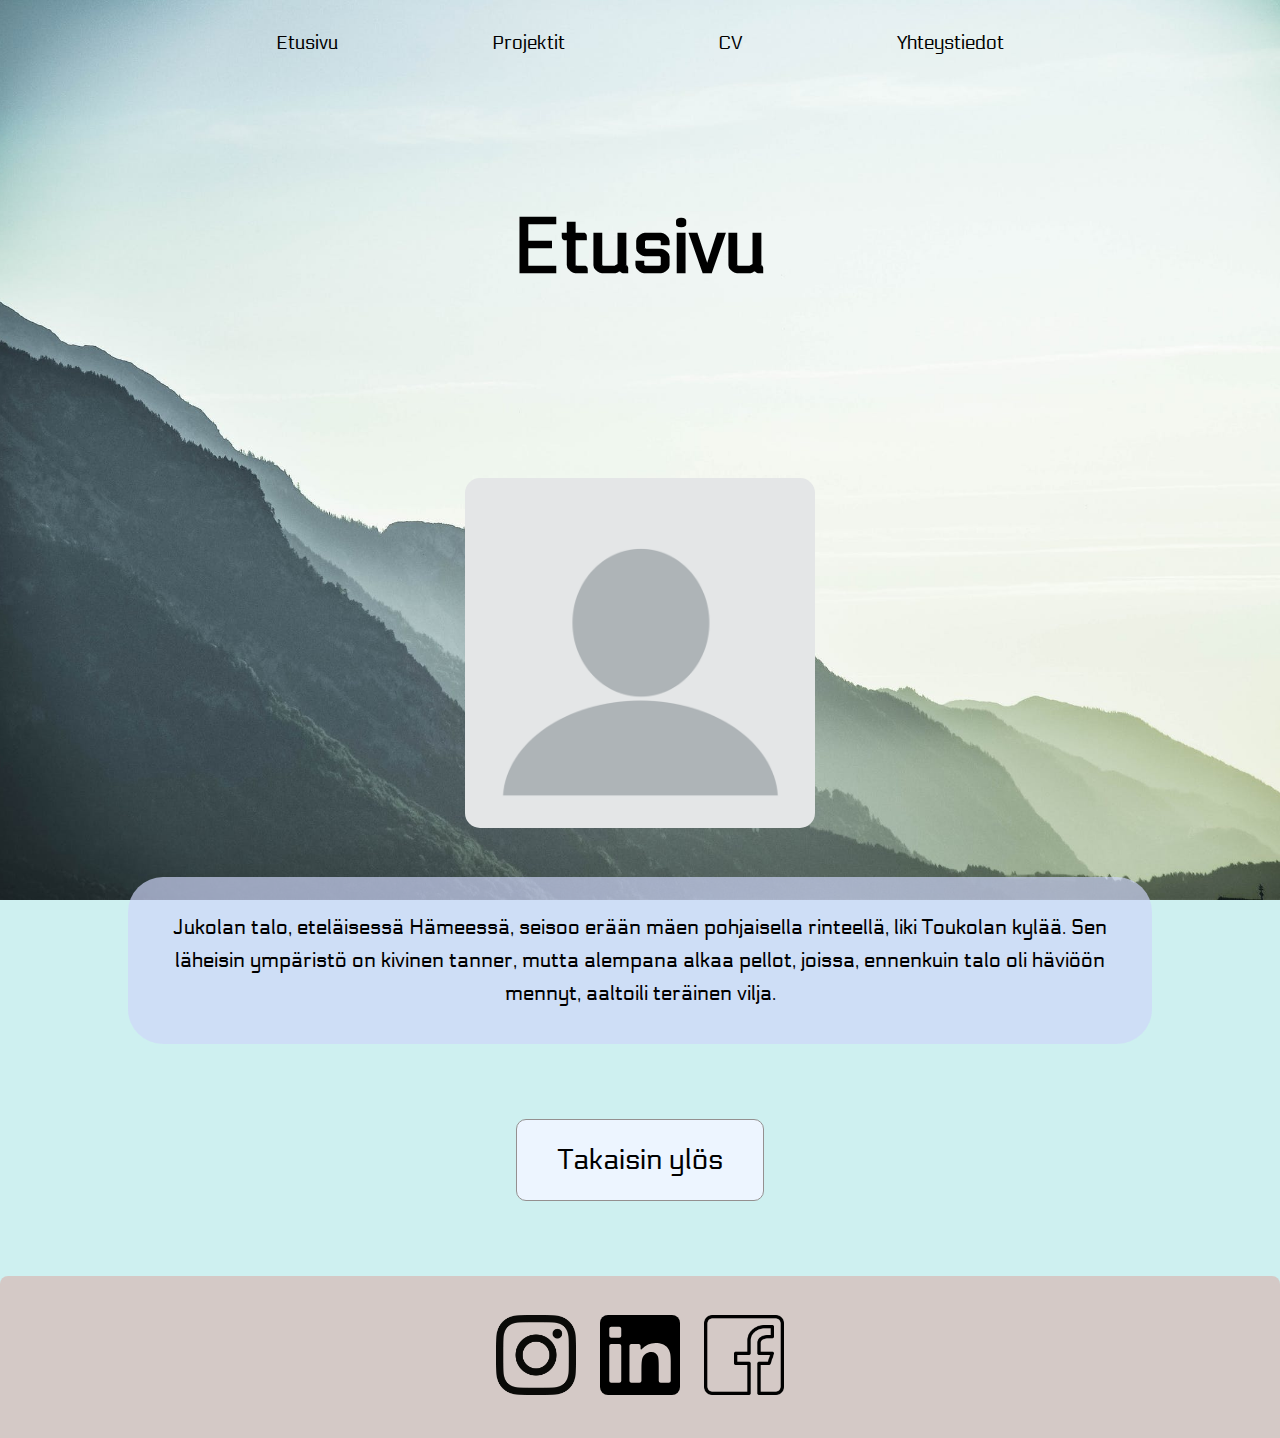
<file: index.html>
<!DOCTYPE html>
<html lang="en">
  <head>
    <meta charset="UTF-8">
    <meta name="viewport" content="width=device-width, initial-scale=1.0">
    <meta http-equiv="X-UA-Compatible" content="ie=edge">
    <meta http-equiv="refresh" content="100" /> 
    <link rel="stylesheet" href="style.css">
    <title>Portfolio</title> 
  </head>
  <body>
    <div class="container">
      <header>
      
        <nav>
          <a href="#" class="hide-desktop">
            <img src="Hamburger_icon.svg.png" alt="toggle menu" class="menu" id="menu">
          </a>

          <ul class="show-desktop hide-mobile" id="nav">
            <li id="exit" class="exit-btn hide-desktop"><img src="cross-small-01-512.png" alt="exit menu"></li>
            <li><a href="index.html">Etusivu</a></li>
            <li><a href="projektit.html">Projektit</a></li>
            <li><a href="cv.html">CV</a></li>
            <li><a href="yhteystiedot.html">Yhteystiedot</a></li>
          </ul>
          
        </nav>
      </header>

      <section>
        <h1>Etusivu</h1>
          <img src="testi-kuva-4.png" alt="profile picture" class="profile-pic">
      </section>
    </div>

    <div class="blue-box">
      <div class="container">
        <p class="text"> Jukolan talo, eteläisessä Hämeessä, seisoo erään mäen pohjaisella rinteellä, liki Toukolan kylää. Sen läheisin ympäristö on kivinen tanner, mutta alempana alkaa pellot, joissa, ennenkuin talo oli häviöön mennyt, aaltoili teräinen vilja. </p>
      </div>
    </div>

    <div class="container">
      <a href="#top" class="cta">Takaisin ylös</a>
    </div>

      
    <footer>
      <div class="footer-container">
        <div class="container">
          <ul>
            <li>
              <a href="#">
                <img src="ig-icon-5.png" class="ig-icon" alt="ig icon">
              </a>
            </li>
            <li>
              <a href="#">
                <img src="linkedin-icon.svg" class="linkedin-icon" alt="linkedin icon">
              </a>
            </li>
            <li>
              <a href="#">
                <img src="facebook-icon-4.png" class="facebook-icon" alt="facebook icon">
              </a>
            </li>
          </ul>
        </div>
      </div>
    </footer>

    
    <script>
    
      var menu = document.getElementById('menu');
      var nav= document.getElementById('nav');
      
      menu.addEventListener('click', function(e) {
        nav.classList.toggle('hide-mobile');
        e.preventDefault();
      });

      exit.addEventListener('click', function(e) {
        nav.classList.add('hide-mobile');
        e.preventDefault();
      });




    
    </script>


  </body>

</html>
</file>
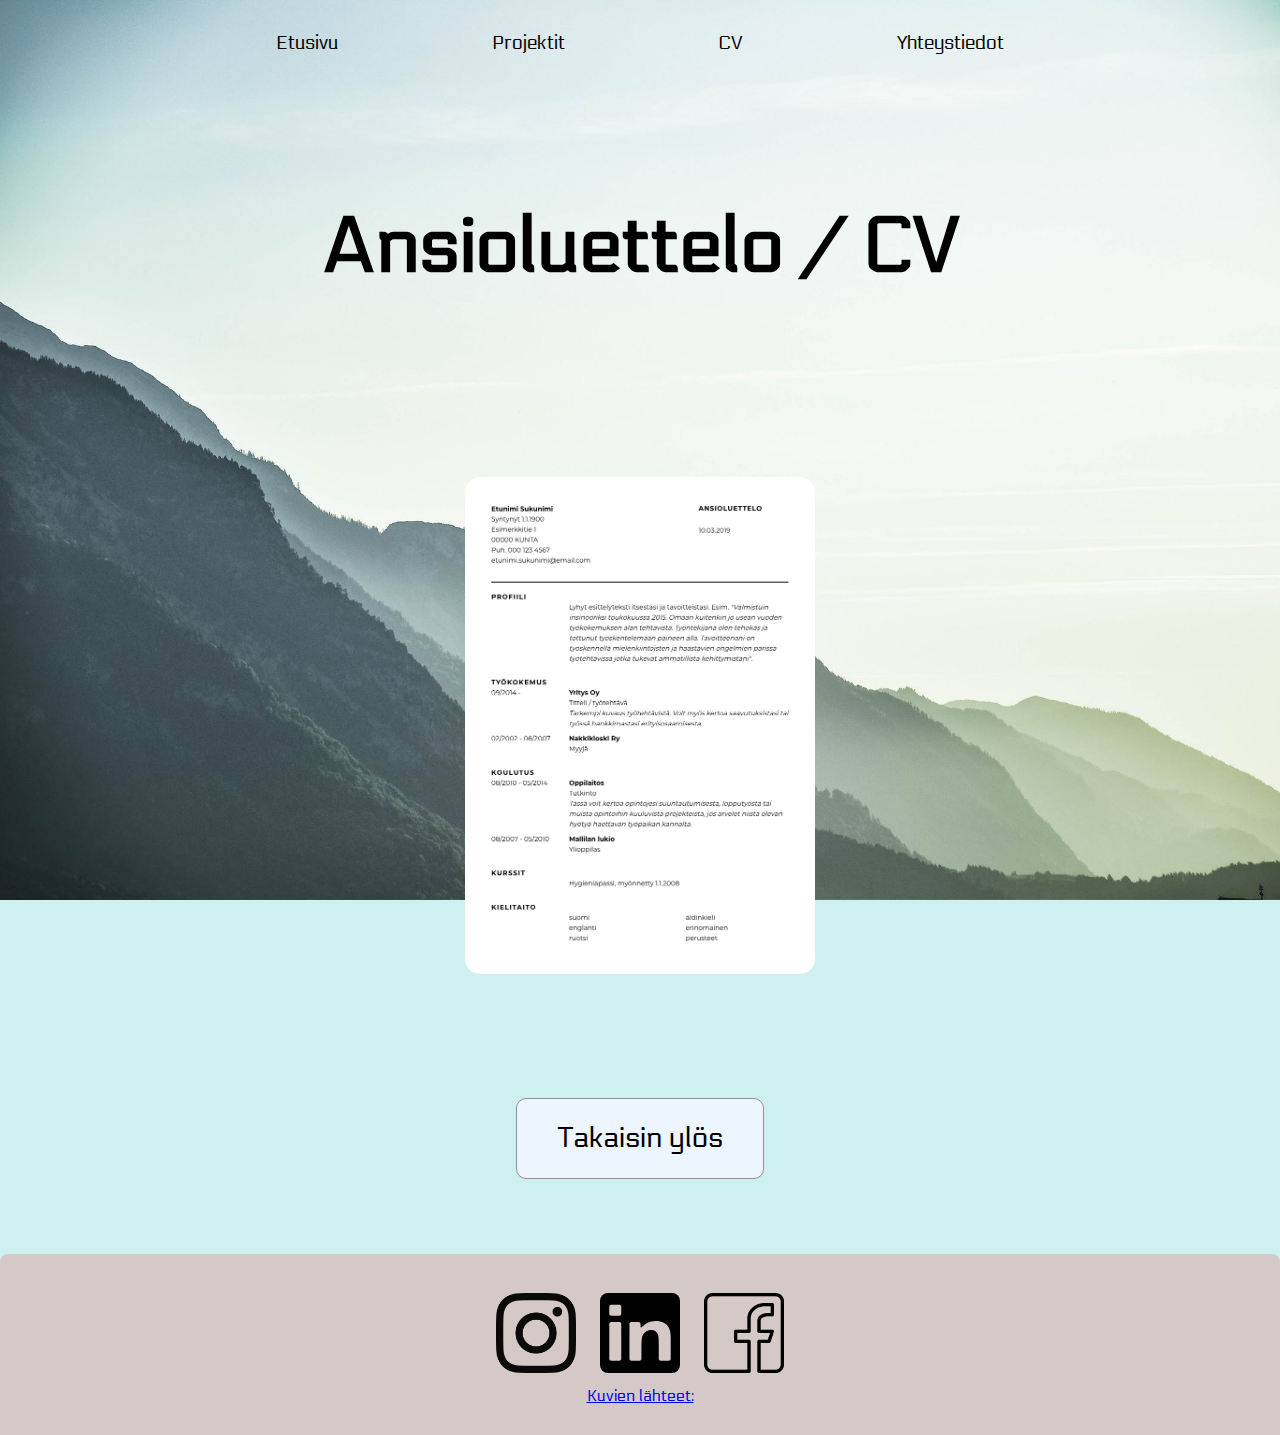
<file: cv.html>
<!DOCTYPE html>
<html lang="en">
  <head>
    <meta charset="UTF-8">
    <meta name="viewport" content="width=device-width, initial-scale=1.0">
    <meta http-equiv="X-UA-Compatible" content="ie=edge">
    <link rel="stylesheet" href="normalize.css-master/normalize.css-master/normalize.css">
    <link rel="stylesheet" href="style.css">
    <title>Portfolio</title> 
  </head>
  <body>
    <div class="container">
      <header>
        <nav>
          <a href="#" class="hide-desktop">
            <img src="Hamburger_icon.svg.png" alt="toggle menu" class="menu" id="menu">
          </a>

          <ul class="show-desktop hide-mobile" id="nav">
            <li id="exit" class="exit-btn hide-desktop"><img src="cross-small-01-512.png" alt="exit menu"></li>
            <li><a href="index.html">Etusivu</a></li>
            <li><a href="projektit.html">Projektit</a></li>
            <li><a href="cv.html">CV</a></li>
            <li><a href="yhteystiedot.html">Yhteystiedot</a></li>
          </ul>
          
        </nav>
      </header>

      <section>
        <h1>Ansioluettelo / CV</h1>
          <a href="cv-malli.png">
          <img src="cv-malli.png" alt="profile picture" class="profile-pic">
          </a>
      </section>
    </div>


    <div class="container">
      <a href="#top" class="cta">Takaisin ylös</a>
    </div>

      
    <footer>
      <div class="footer-container">
        <div class="container">
          <ul>

            <li>
              <a href="#">
                <img src="ig-icon-5.png" class="ig-icon" alt="ig icon">
              </a>
            </li>
            <li>
              <a href="#">
                <img src="linkedin-icon.svg" class="linkedin-icon" alt="linkedin icon">
              </a>
            </li>
            <li>
              <a href="#">
                <img src="facebook-icon-4.png" class="facebook-icon" alt="facebook icon">
              </a>
            </li>
          </ul>
          
          <div>
            <a href="lahteet.html">Kuvien lähteet:</a> 
          </div>
        </div>
      </div>
    </footer>

    
    <script>
    
      var menu = document.getElementById('menu');
      var nav= document.getElementById('nav');
      
      menu.addEventListener('click', function(e) {
        nav.classList.toggle('hide-mobile');
        e.preventDefault();
      });

      exit.addEventListener('click', function(e) {
        nav.classList.add('hide-mobile');
        e.preventDefault();
      });




    
    </script>


  </body>

</html>
</file>
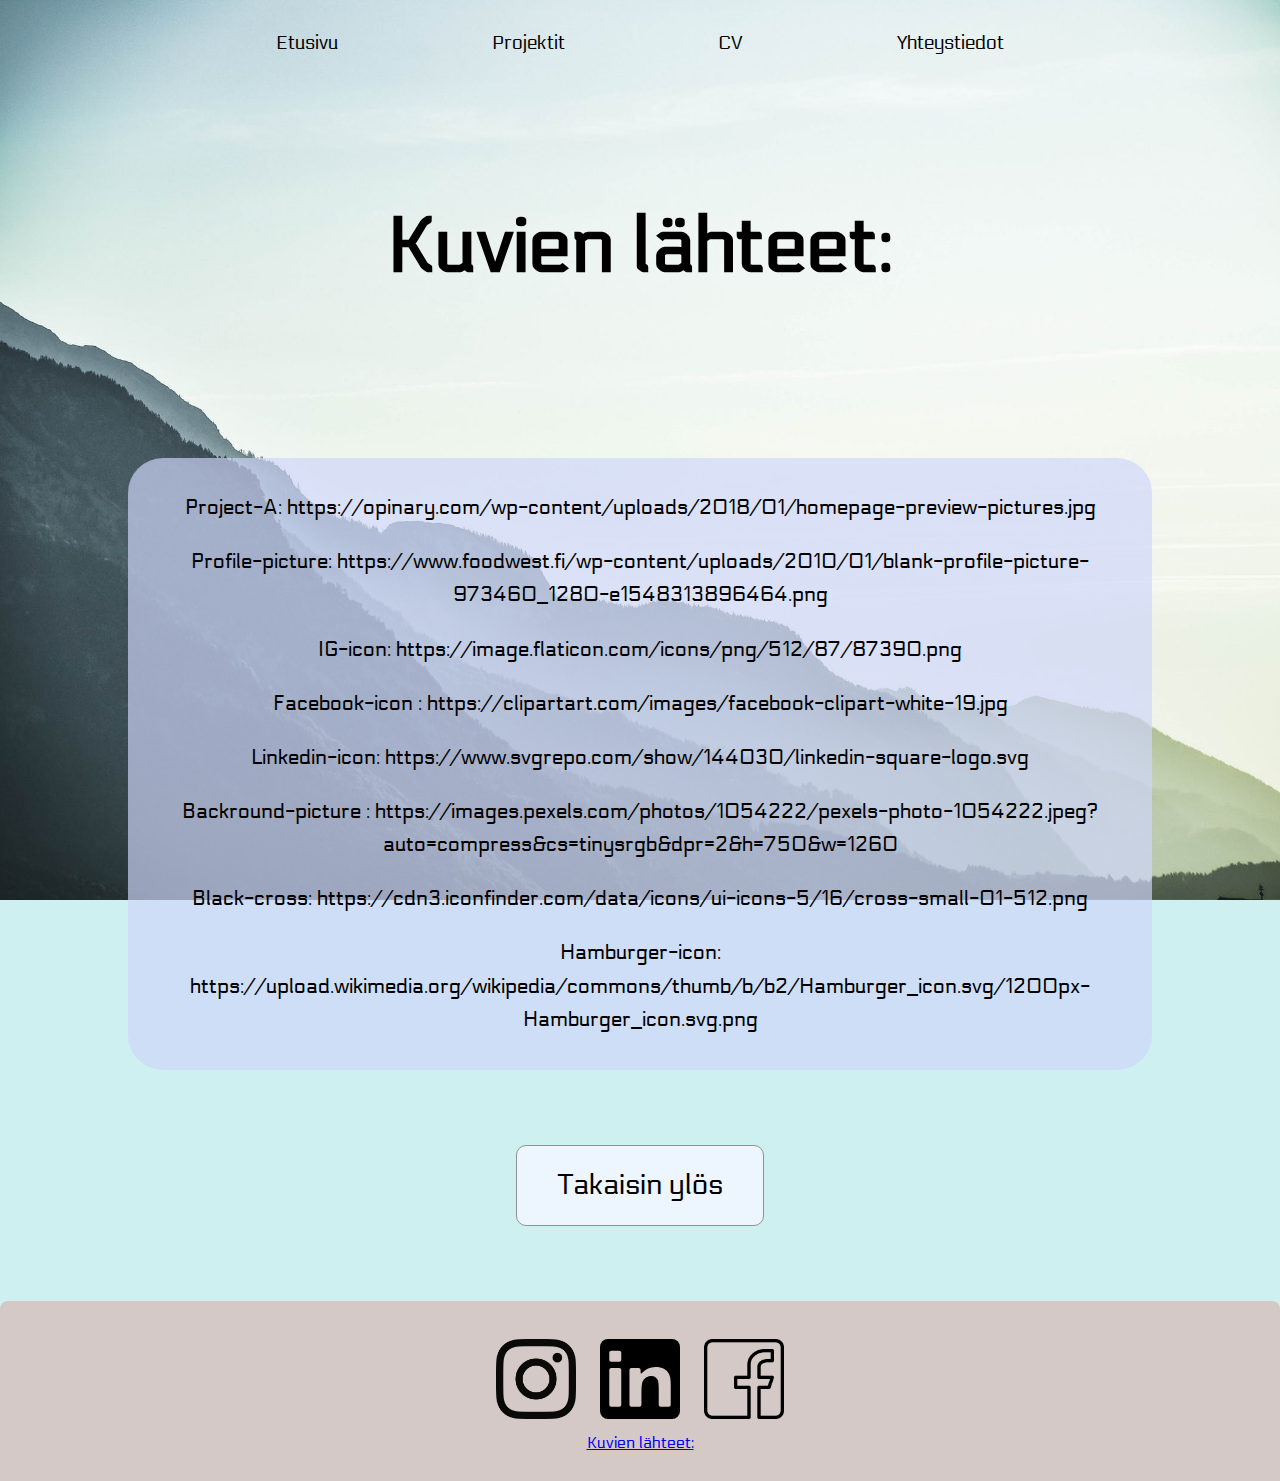
<file: lahteet.html>
<!DOCTYPE html>
<html lang="en">
  <head>
    <meta charset="UTF-8">
    <meta name="viewport" content="width=device-width, initial-scale=1.0">
    <meta http-equiv="X-UA-Compatible" content="ie=edge">
    <meta http-equiv="refresh" content="100" /> 
    <link rel="stylesheet" href="normalize.css-master/normalize.css-master/normalize.css">
    <link rel="stylesheet" href="style.css">
    <title>Portfolio</title> 
  </head>
  <body>
    <div class="container">
      <header>
      
        <nav>
          <a href="#" class="hide-desktop">
            <img src="Hamburger_icon.svg.png" alt="toggle menu" class="menu" id="menu">
          </a>

          <ul class="show-desktop hide-mobile" id="nav">
            <li id="exit" class="exit-btn hide-desktop"><img src="cross-small-01-512.png" alt="exit menu"></li>
            <li><a href="index.html">Etusivu</a></li>
            <li><a href="projektit.html">Projektit</a></li>
            <li><a href="cv.html">CV</a></li>
            <li><a href="yhteystiedot.html">Yhteystiedot</a></li>
          </ul>
          
        </nav>
      </header>

      <section>
        <h1>Kuvien lähteet:</h1>
      </section>
    </div>

    <div class="blue-box">
      <div class="container">
        <p class="text"> Project-A: https://opinary.com/wp-content/uploads/2018/01/homepage-preview-pictures.jpg  </p>
        <p class="text"> Profile-picture: https://www.foodwest.fi/wp-content/uploads/2010/01/blank-profile-picture-973460_1280-e1548313896464.png </p>
        <p class="text"> IG-icon: https://image.flaticon.com/icons/png/512/87/87390.png  </p>
        <p class="text"> Facebook-icon : https://clipartart.com/images/facebook-clipart-white-19.jpg  </p>
        <p class="text"> Linkedin-icon: https://www.svgrepo.com/show/144030/linkedin-square-logo.svg  </p>
        <p class="text"> Backround-picture : https://images.pexels.com/photos/1054222/pexels-photo-1054222.jpeg?auto=compress&cs=tinysrgb&dpr=2&h=750&w=1260  </p>
        <p class="text"> Black-cross: https://cdn3.iconfinder.com/data/icons/ui-icons-5/16/cross-small-01-512.png  </p>
        <p class="text"> Hamburger-icon: https://upload.wikimedia.org/wikipedia/commons/thumb/b/b2/Hamburger_icon.svg/1200px-Hamburger_icon.svg.png  </p>
      </div>
    </div>

    <div class="container">
      <a href="#top" class="cta">Takaisin ylös</a>
    </div>

      
    <footer>
      <div class="footer-container">
        <div class="container">
          <ul>
            <li>
              <a href="#">
                <img src="ig-icon-5.png" class="ig-icon" alt="ig icon">
              </a>
            </li>
            <li>
              <a href="#">
                <img src="linkedin-icon.svg" class="linkedin-icon" alt="linkedin icon">
              </a>
            </li>
            <li>
              <a href="#">
                <img src="facebook-icon-4.png" class="facebook-icon" alt="facebook icon">
              </a>
            </li>
          </ul>
          <div>
                <a href="lahteet.html">Kuvien lähteet:</a> 
          </div>
        </div>
      </div>
    </footer>

    
    <script>
    
      var menu = document.getElementById('menu');
      var nav= document.getElementById('nav');
      
      menu.addEventListener('click', function(e) {
        nav.classList.toggle('hide-mobile');
        e.preventDefault();
      });

      exit.addEventListener('click', function(e) {
        nav.classList.add('hide-mobile');
        e.preventDefault();
      });




    
    </script>


  </body>

</html>
</file>
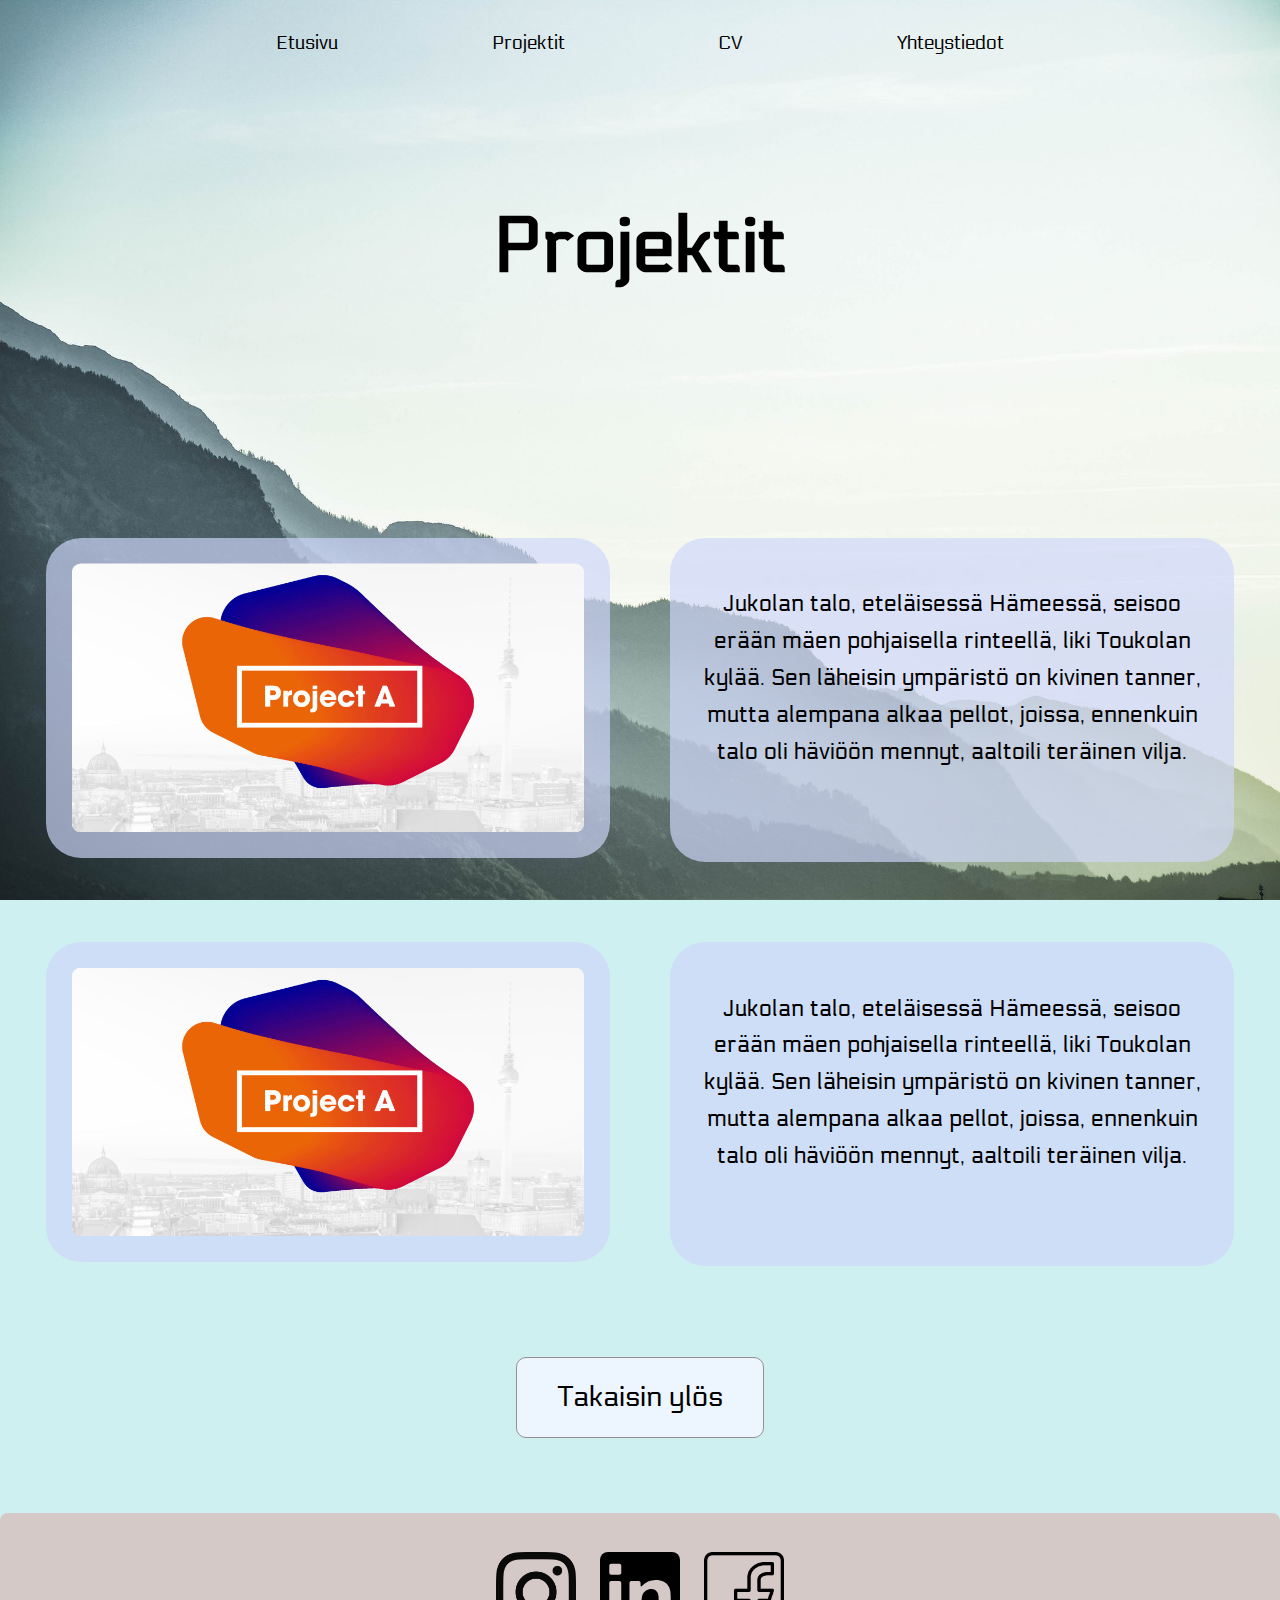
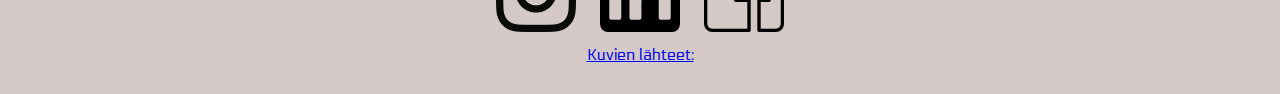
<file: projektit.html>
<!DOCTYPE html>
<html lang="en">
  <head>
    <meta charset="UTF-8">
    <meta name="viewport" content="width=device-width, initial-scale=1.0">
    <meta http-equiv="X-UA-Compatible" content="ie=edge">
    <link rel="stylesheet" href="normalize.css-master/normalize.css-master/normalize.css">
    <link rel="stylesheet" href="style.css">
    <title>Portfolio</title> 
  </head>
  <body>
    <div class="container">
      <header>
        <nav>
          <a href="#" class="hide-desktop">
            <img src="Hamburger_icon.svg.png" alt="toggle menu" class="menu" id="menu">
          </a>

          <ul class="show-desktop hide-mobile" id="nav">
            <li id="exit" class="exit-btn hide-desktop"><img src="cross-small-01-512.png" alt="exit menu"></li>
            <li><a href="index.html">Etusivu</a></li>
            <li><a href="projektit.html">Projektit</a></li>
            <li><a href="cv.html">CV</a></li>
            <li><a href="yhteystiedot.html">Yhteystiedot</a></li>
          </ul>

        </nav>
      </header>

      <section>
        <h1>Projektit</h1>
      </section>
    </div>


        <ul class="flex-container">
          <li class="projects"> <img src="testi-kuva-2.jpg" alt="project-picture" class="flex-item"> </li>
          <li class="flex-item">
            <p> Jukolan talo, eteläisessä Hämeessä, seisoo erään mäen pohjaisella rinteellä, liki Toukolan kylää. Sen läheisin ympäristö on kivinen tanner, mutta alempana alkaa pellot, joissa, ennenkuin talo oli häviöön mennyt, aaltoili teräinen vilja. </p>
          </li>
        </ul>

        
        <ul class="flex-container">
          <li class="projects"> <img src="testi-kuva-2.jpg" alt="project-picture" class="flex-item"> </li>
          <li class="flex-item">
            <p> Jukolan talo, eteläisessä Hämeessä, seisoo erään mäen pohjaisella rinteellä, liki Toukolan kylää. Sen läheisin ympäristö on kivinen tanner, mutta alempana alkaa pellot, joissa, ennenkuin talo oli häviöön mennyt, aaltoili teräinen vilja. </p>
          </li>
        </ul>
    


    <div class="container">
      <a href="#top" class="cta">Takaisin ylös</a>
    </div>

      
    <footer>
      <div class="footer-container">
        <div class="container">
          <ul>
            <li>
              <a href="#">
                <img src="ig-icon-5.png" class="ig-icon" alt="ig icon">
              </a>
            </li>
            <li>
              <a href="#">
                <img src="linkedin-icon.svg" class="linkedin-icon" alt="linkedin icon">
              </a>
            </li>
            <li>
              <a href="#">
                <img src="facebook-icon-4.png" class="facebook-icon" alt="facebook icon">
              </a>
            </li>
          </ul>
          
          <div>
            <a href="lahteet.html">Kuvien lähteet:</a> 
          </div>
        </div>
      </div>
    </footer>

    
    <script>
    
      var menu = document.getElementById('menu');
      var nav= document.getElementById('nav');
      
      menu.addEventListener('click', function(e) {
        nav.classList.toggle('hide-mobile');
        e.preventDefault();
      });

      exit.addEventListener('click', function(e) {
        nav.classList.add('hide-mobile');
        e.preventDefault();
      });




    
    </script>


  </body>

</html>
</file>
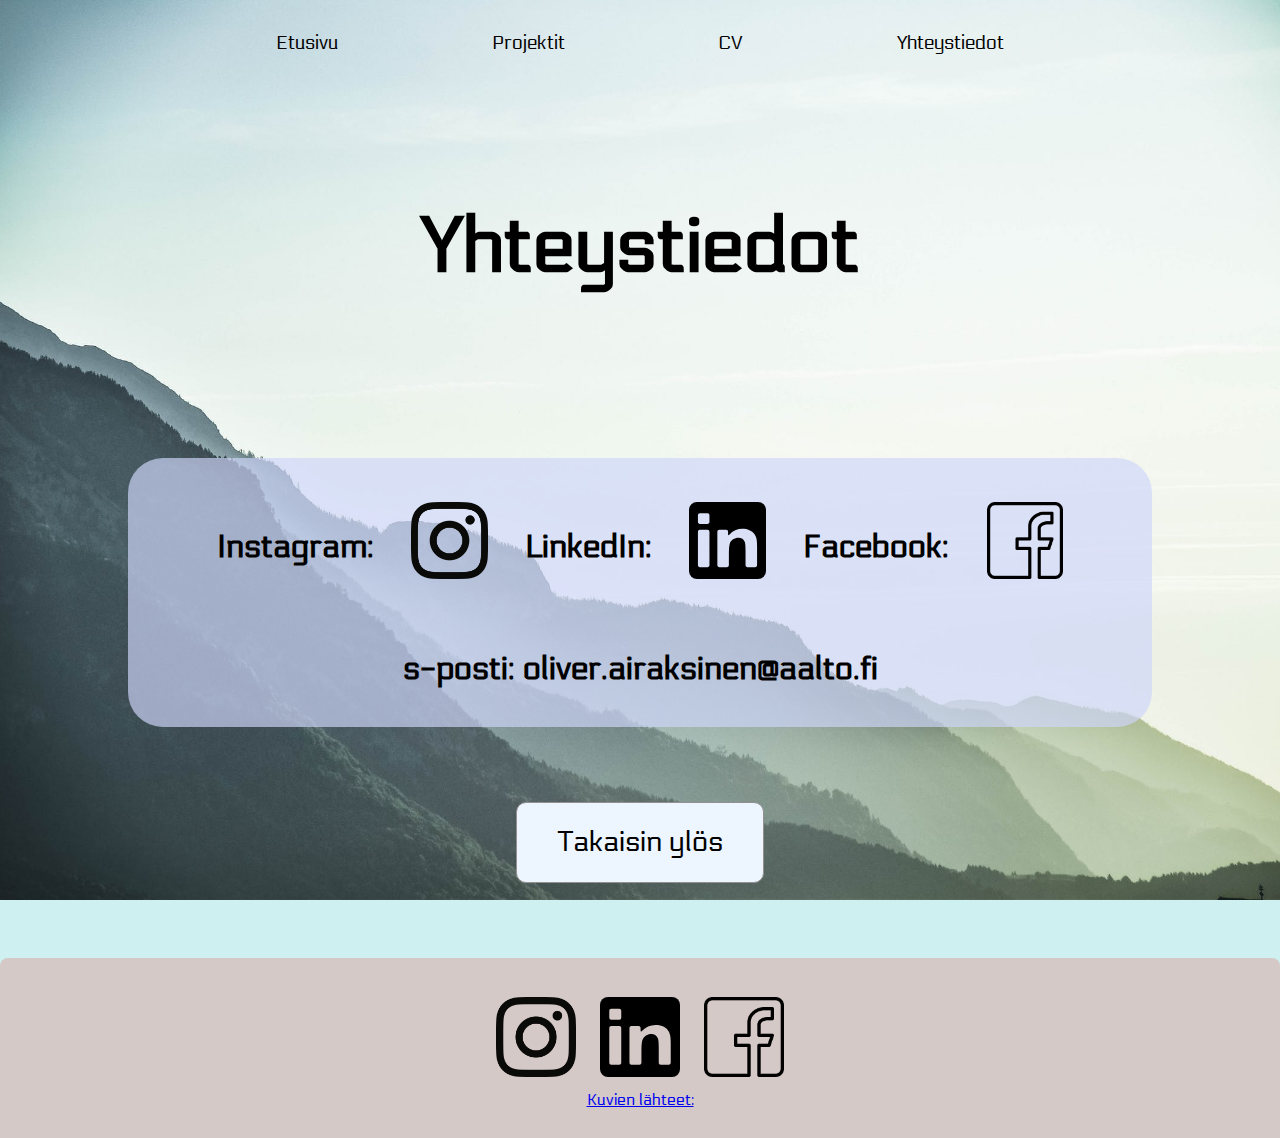
<file: yhteystiedot.html>
<!DOCTYPE html>
<html lang="en">
  <head>
    <meta charset="UTF-8">
    <meta name="viewport" content="width=device-width, initial-scale=1.0">
    <meta http-equiv="X-UA-Compatible" content="ie=edge">
    <link rel="stylesheet" href="normalize.css-master/normalize.css-master/normalize.css">
    <link rel="stylesheet" href="style.css">
    <title>Portfolio</title> 
  </head>
  <body>
    <div class="container">
      <header>
        <nav>
          <a href="#" class="hide-desktop">
            <img src="Hamburger_icon.svg.png" alt="toggle menu" class="menu" id="menu">
          </a>

          <ul class="show-desktop hide-mobile" id="nav">
            <li id="exit" class="exit-btn hide-desktop"><img src="cross-small-01-512.png" alt="exit menu"></li>
            <li><a href="index.html">Etusivu</a></li>
            <li><a href="projektit.html">Projektit</a></li>
            <li><a href="cv.html">CV</a></li>
            <li><a href="yhteystiedot.html">Yhteystiedot</a></li>
          </ul>
          
        </nav>
      </header>

      <section>
        <h1>Yhteystiedot</h1>
      </section>
    </div>

    <div class="blue-box">
      <div class="container">
          <ul class="contact">
            <li> <h2> Instagram: </h2></li>
            <li>
              <a href="#">
                <img src="ig-icon-5.png" id="ig-icon" class="ig-icon" alt="ig icon">
              </a>
              
            </li>
            <li>  <h2> LinkedIn: </h2></li>
            <li>
              <a href="#">
                <img src="linkedin-icon.svg" id="linkedin-icon" class="linkedin-icon" alt="linkedin icon">
              </a>
            </li>
            <li><h2> Facebook: </h2></li>
            <li>
              <a href="#">
                <img src="facebook-icon-4.png" id="facebook-icon" class="facebook-icon" alt="facebook icon">
              </a>
            </li>
          </ul>
          <h2>s-posti: oliver.airaksinen@aalto.fi</h2>
      </div>
    </div>

    <div class="container">
      <a href="#top" class="cta">Takaisin ylös</a>
    </div>

      
    <footer>
      <div class="footer-container">
        <div class="container">
          <ul>
            <li>
              <a href="#">
                <img src="ig-icon-5.png" class="ig-icon" alt="ig icon">
              </a>
            </li>
            <li>
              <a href="#">
                <img src="linkedin-icon.svg" class="linkedin-icon" alt="linkedin icon">
              </a>
            </li>
            <li>
              <a href="#">
                <img src="facebook-icon-4.png" class="facebook-icon" alt="facebook icon">
              </a>
            </li>
          </ul>
          
          <div>
            <a href="lahteet.html">Kuvien lähteet:</a> 
          </div>
        </div>
      </div>
    </footer>

    
    <script>
    
      var menu = document.getElementById('menu');
      var nav= document.getElementById('nav');
      
      menu.addEventListener('click', function(e) {
        nav.classList.toggle('hide-mobile');
        e.preventDefault();
      });

      exit.addEventListener('click', function(e) {
        nav.classList.add('hide-mobile');
        e.preventDefault();
      });




    
    </script>


  </body>

</html>
</file>
<file: style.css>
@import url('https://fonts.googleapis.com/css?family=Electrolize|Enriqueta&display=swap');




body {
    margin: 0;
    background-image: url("pexels-photo-1054222.jpeg");
    
    background-color: rgb(206, 240, 240);
    
  
    background-attachment: fixed;
    background-position: center;
    background-repeat: no-repeat;
    background-size: cover;
    
    font-family: 'Enriqueta', serif;
    font-family: 'Electrolize', sans-serif;
}

p {
    font-size: .9em;
    line-height: 1.6em;
}

ul {
    list-style-type: none;
    margin: 0;
    padding: 0;
}

.container {
    text-align: center;
    padding: .8em 1.2em;
}

.hide-mobile {
    display: none;
}

header {
    display: flex;
    justify-content: space-around;
    padding: 1.5em 3em;
}

.menu {
    position: fixed;
    right: 0;
    padding-right: 1em;
    margin-top: -1.5em;
    width: 2em;
}

.profile-pic {
    width: 50%;
    margin: 2em;
    border-radius: 15px;
}


h1, .text {
    position: relative;
    z-index: 3;
}


h1 {
    font-size: 6vw;
    margin-bottom: 2em;
}

h2 {
    font-size: 1em;
}


.blue-box {
    margin: 0 auto;
    width: 80%;
    background: rgba(206, 213, 249, 0.678);
    border-radius: 35px;
}

.contact {
    display: initial;
    padding: 2em;

}

.projects {
  text-align: center;
}

.flex-container {
    display: flex;
    flex-flow: row wrap;
    justify-content: space-around;
    margin: 0;
    list-style: none;
  }

  .flex-item {
    background: rgba(206, 213, 249, 0.678);;
    padding: 10px;
    width: 65%;
    height: auto;
    margin-top: 1em;
    border-radius: 35px;
    font-size: 1em;
    text-align: center;
  }

.cta {
    background: #EDF5FF;
    width: calc(100% - 1em );
    max-width: 200px;
    display: block;
    color: black ;
    border-radius: 10px;
    padding: .8em;
    text-decoration: none;
    font-size: 1.2em;
    margin: 5% auto 5% ;
    position: relative;
    z-index: 4;
    border: 1px solid rgb(148, 144, 144);
}

.cta:hover {
    box-shadow: 0 12px 16px 0 rgba(0,0,0,0.24), 0 17px 50px 0 rgba(0,0,0,0.19);
}


footer {
    background: rgba(217, 170, 165, 0.555);
    padding: 1em 3em;
    border-top-left-radius: 8px;
    border-top-right-radius: 8px;
    
}

footer ul li {
    display: inline-block;
    margin: 10px;
}

#ig-icon {
    width: 3em;
}
#linkedin-icon {
    width: 3em;
}
#facebook-icon {
    width: 3em;
}

.ig-icon {    
    width: 3em;
}

.linkedin-icon {    
    width: 3em;
    border-radius: 8px;
}

.facebook-icon {    
    width: 3em;
}


nav ul {
    position: fixed;
    width: 60%;
    top: 0;
    right: 0;
    text-align: left;
    background: #86B3EC;
    height: 100%;
    z-index: 7;
    padding-top: 3em;
}

nav ul li a {
    color: black;
    text-decoration: none;
    display: block;
    width: 100%;
    padding: 1.3em 3em;
    background-color: #93C2FF;
}

nav ul li a:hover{
    background-color: #B7D6FF;
}

.exit-btn {
    margin-bottom: 1em;
    margin-top: -2em;
    text-align: right;
    padding: 0 1.4em;
}

.exit-btn img {
    width: 30px;
    cursor: pointer;
}

@media only screen and (min-width: 650px) {
        
    .menu {
        width: 2.5em;
    }

    .text {
        font-size: 1.3em;
    }

    
    .contact {
        display: flex;
        justify-content: space-evenly;
        padding: 2em;
    }

    h2 {
        font-size: 2.5vw;
    }

    .profile-pic {
        width: 350px;
    }

    
    .project-pic {
        width: 450px;
    }

    .flex-container {
        display: flex;
        flex-flow: row wrap;
        justify-content: space-around;
        margin: 1em;
        list-style: none;
      }
        
    .flex-item {
        background: rgba(206, 213, 249, 0.678);;
        padding: 2vw;
        width: 40vw;
        margin-top: 5vw;
        border-radius: 35px;
        text-align: center;
    }

    .ig-icon {    
        width: 5em;
    }
    
    .linkedin-icon {    
        width: 5em;
        border-radius: 8px;
    }
    
    .facebook-icon {    
        width: 5em;
    }

    .cta {
        font-size: 1.8em;
    }

    nav ul {
        width: 40%;
    }

}


@media only screen and (min-width: 1024px) {

    .show-desktop {
        display: block;
        margin: 0 auto 13% auto;
    }


    .hide-desktop {
        display: none;
    }

    header {
        padding-top: 0;
    }


    nav ul {
        font-size: 1.5vw;
        position: relative;
        width: auto;
        background: none;
        height: auto;
        display: flex;
        padding-top: 0;
    }

    nav ul li {
        float: left;
    }

    nav ul li a {
        width: inherit;
        background-color: initial;
        text-align: center;
        display: flex;
        padding: 1em 4em;
    }
    

    nav ul li a:hover{
        background-color: rgba(179, 167, 250, 0.5);
        border-radius: 20px;
    }

    .flex-item {
        font-size: 2vw;
    }

    #ig-icon {
        width: 6vw;
    }
    #linkedin-icon {
        width: 6vw;
    }
    #facebook-icon {
        width: 6vw;
    }



}
</file>
